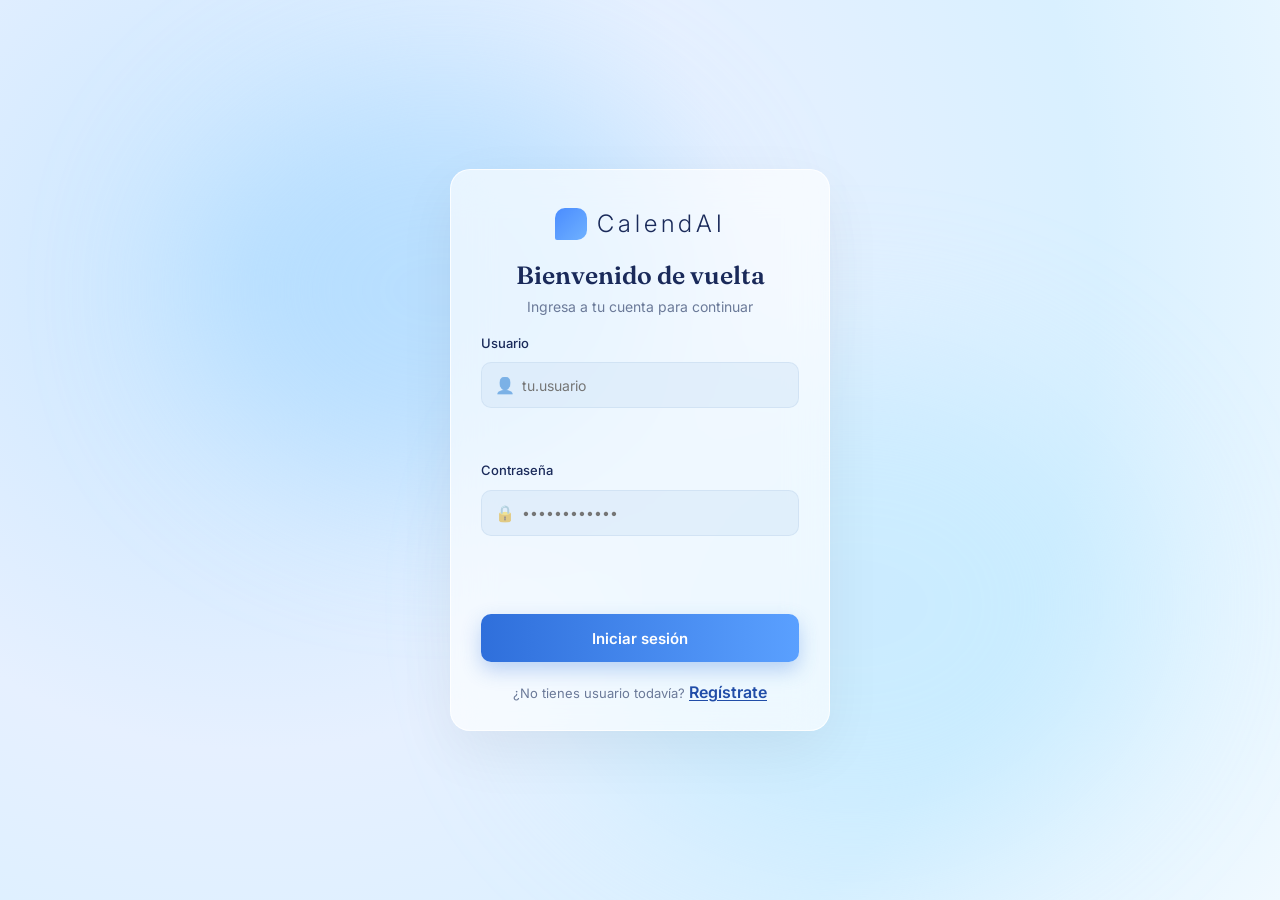
<file: CalendarioFrontend/index.html>
<!DOCTYPE html>
<html lang="es">
<head>
<meta charset="UTF-8">
<meta name="viewport" content="width=device-width, initial-scale=1.0">
<title>CalendAI · Iniciar sesión</title>
<link rel="preconnect" href="https://fonts.googleapis.com">
<link rel="preconnect" href="https://fonts.gstatic.com" crossorigin>
<link href="https://fonts.googleapis.com/css2?family=Fraunces:opsz,wght@9..144,400;9..144,500;9..144,600;9..144,700&family=Inter:wght@400;500;600;700&display=swap" rel="stylesheet">
<link rel="stylesheet" href="styles.css?v=3">
</head>
<body>
<div id="toasts" class="toasts" aria-live="polite" aria-atomic="false"></div>
<section id="screen-login" class="screen screen-login">
  <div class="bg-shape shape-1"></div>
  <div class="bg-shape shape-2"></div>
  <div class="card">
    <div class="logo"><div class="logo-icon"></div> CalendAI</div>
    <h1 id="auth-title">Bienvenido de vuelta</h1>
    <p class="subtitle" id="auth-subtitle">Ingresa a tu cuenta para continuar</p>
    <form id="form-login" class="stack-form" novalidate>
      <div class="field">
        <label for="login-usuario">Usuario</label>
        <div class="input-group"><span class="icon">👤</span><input id="login-usuario" name="usuario" type="text" placeholder="tu.usuario" autocomplete="username" required></div>
        <p class="field-error" id="login-usuario-error" role="alert"></p>
      </div>
      <div class="field">
        <label for="login-password">Contraseña</label>
        <div class="input-group"><span class="icon">🔒</span><input id="login-password" name="contraseña" type="password" placeholder="••••••••••••" autocomplete="current-password" required></div>
        <p class="field-error" id="login-password-error" role="alert"></p>
      </div>
      <p class="form-error" id="login-form-error" role="alert"></p>
      <button type="submit" class="btn-primary" id="login-submit">Iniciar sesión</button>
    </form>
    <div class="footer"><span id="auth-switch-text">¿No tienes usuario todavía?</span> <button type="button" class="link-btn" id="toggle-auth-mode">Regístrate</button></div>
  </div>
</section>
<script type="module" src="app.js?v=7"></script>
</body>
</html>
</file>
<file: CalendarioFrontend/styles.css>
/* =========================================================================
   CalendarioBackend — hoja de estilos
   Concepto: planner de equipo. Fondo papel neutro, azul tinta como color
   estructural, un único acento verde bosque para acciones primarias.
   Listas tipo "libro mayor" (líneas finas) en vez de tarjetas con sombra.
   ========================================================================= */

:root {
  /* Color */
  --color-paper: #edf6ff;
  --color-surface: rgba(255,255,255,0.78);
  --color-ink: #1a2a5a;
  --color-ink-soft: #53657c;
  --color-ink-faint: #7b8ca8;
  --color-line: rgba(136, 170, 214, 0.22);
  --color-line-strong: rgba(124, 157, 211, 0.35);

  --color-navy: #2f6fdb;
  --color-navy-deep: #214da8;
  --color-navy-tint: #e9f3ff;

  --color-forest: #2f6fdb;
  --color-forest-deep: #214da8;
  --color-forest-tint: #ebf4ff;

  --color-brick: #d75b5b;
  --color-brick-deep: #9f3838;
  --color-brick-tint: #ffe8e8;

  --color-ochre-tint: #fff2d9;

  /* Type */
  --font-display: 'Fraunces', Georgia, serif;
  --font-ui: 'Inter', -apple-system, BlinkMacSystemFont, 'Segoe UI', sans-serif;

  /* Layout */
  --radius-sm: 5px;
  --radius-md: 8px;
  --shadow-drawer: -12px 0 32px rgba(20, 40, 52, 0.16);
  --shadow-dialog: 0 16px 40px rgba(20, 40, 52, 0.22);
  --max-content: 1180px;

  --focus-ring: 0 0 0 3px rgba(56, 100, 82, 0.35);
}

* { box-sizing: border-box; }

[hidden] { display: none !important; }

html { -webkit-text-size-adjust: 100%; }

body {
  margin: 0;
  font-family: var(--font-ui);
  color: var(--color-ink);
  background: radial-gradient(circle at 20% 20%, #c8e6ff 0%, #e6f0ff 45%, #f5f8ff 100%);
  -webkit-font-smoothing: antialiased;
}

body.calendar-page {
  min-height: 100vh;
  background: radial-gradient(circle at 18% 18%, #c8e6ff 0%, #e6f0ff 38%, #f5f8ff 100%);
}

.screen-app {
  min-height: 100vh;
}

h1, h2, h3 {
  font-family: var(--font-display);
  font-weight: 600;
  margin: 0;
  color: var(--color-ink);
}

p { margin: 0; }

button, input, select, textarea {
  font-family: inherit;
  font-size: 1rem;
  color: inherit;
}

@media (prefers-reduced-motion: reduce) {
  * { animation-duration: 0.01ms !important; transition-duration: 0.01ms !important; }
}

.skip-link {
  position: absolute;
  left: -999px;
  top: 0;
  background: var(--color-navy);
  color: #fff;
  padding: 0.75rem 1.25rem;
  z-index: 200;
  border-radius: 0 0 var(--radius-sm) 0;
}
.skip-link:focus { left: 0; }

:focus-visible {
  outline: none;
  box-shadow: var(--focus-ring);
  border-radius: var(--radius-sm);
}

/* ---------------------------------------------------------------------- */
/* Toasts                                                                  */
/* ---------------------------------------------------------------------- */

.toasts {
  position: fixed;
  top: 1rem;
  right: 1rem;
  z-index: 500;
  display: flex;
  flex-direction: column;
  gap: 0.5rem;
  max-width: min(360px, calc(100vw - 2rem));
}

.toast {
  background: var(--color-navy-deep);
  color: #fff;
  padding: 0.85rem 1rem;
  border-radius: var(--radius-sm);
  font-size: 0.9rem;
  line-height: 1.4;
  opacity: 0;
  transform: translateY(-6px);
  transition: opacity 0.2s ease, transform 0.2s ease;
  box-shadow: 0 8px 24px rgba(20, 40, 52, 0.25);
}
.toast.is-visible { opacity: 1; transform: translateY(0); }
.toast-error { background: var(--color-brick-deep); }
.toast-success { background: #218653; }

/* ---------------------------------------------------------------------- */
/* Botones                                                                 */
/* ---------------------------------------------------------------------- */

.btn {
  display: inline-flex;
  align-items: center;
  justify-content: center;
  gap: 0.4rem;
  border: 1px solid transparent;
  border-radius: var(--radius-sm);
  padding: 0.65rem 1.1rem;
  font-size: 0.92rem;
  font-weight: 600;
  cursor: pointer;
  transition: background-color 0.15s ease, border-color 0.15s ease, color 0.15s ease, transform 0.05s ease;
  white-space: nowrap;
}
.btn:active { transform: translateY(1px); }
.btn:disabled { cursor: not-allowed; opacity: 0.6; transform: none; }
.btn-block { width: 100%; }

.btn-primary {
  background: linear-gradient(90deg, #2f6fdb, #5aa0ff);
  color: #fff;
  box-shadow: 0 10px 22px rgba(47, 111, 219, 0.22);
}
.btn-primary:hover:not(:disabled) { background: linear-gradient(90deg, #255ec7, #4d92ee); }

.btn-secondary {
  background: rgba(233, 243, 255, 0.9);
  border-color: rgba(124, 157, 211, 0.4);
  color: var(--color-navy-deep);
}
.btn-secondary:hover:not(:disabled) { background: #dfeeff; }

.btn-ghost { background: transparent; color: var(--color-ink-soft); border-color: var(--color-line-strong); }
.btn-ghost:hover:not(:disabled) { background: var(--color-paper); color: var(--color-ink); }

.btn-danger { background: var(--color-brick); color: #fff; }
.btn-danger:hover:not(:disabled) { background: var(--color-brick-deep); }

.icon-btn {
  background: transparent;
  border: 1px solid var(--color-line-strong);
  border-radius: var(--radius-sm);
  width: 2.25rem;
  height: 2.25rem;
  font-size: 1.2rem;
  line-height: 1;
  display: inline-flex;
  align-items: center;
  justify-content: center;
  cursor: pointer;
  color: var(--color-ink);
}
.icon-btn:hover { background: var(--color-navy-tint); }

.link-btn {
  background: none;
  border: none;
  padding: 0;
  color: var(--color-forest-deep);
  font-weight: 600;
  cursor: pointer;
  text-decoration: underline;
  text-underline-offset: 2px;
}
.link-btn:hover { color: var(--color-forest); }

/* ---------------------------------------------------------------------- */
/* Formularios                                                             */
/* ---------------------------------------------------------------------- */

.field { display: flex; flex-direction: column; gap: 0.35rem; margin-bottom: 1.1rem; }
.field-grow { flex: 1; }
.field-row { display: flex; gap: 1rem; }
.field-row .field { flex: 1; }
.place-field { position: relative; }
.place-suggestions {
  position: absolute;
  z-index: 10;
  top: calc(100% - 0.85rem);
  left: 0;
  right: 0;
  margin: 0;
  padding: 0.25rem;
  list-style: none;
  background: var(--color-surface);
  border: 1px solid var(--color-line-strong);
  border-radius: var(--radius-sm);
  box-shadow: 0 8px 18px rgba(20, 40, 52, 0.14);
}
.place-suggestion button {
  display: flex;
  width: 100%;
  flex-direction: column;
  align-items: flex-start;
  gap: 0.15rem;
  padding: 0.55rem 0.65rem;
  border: 0;
  border-radius: 3px;
  background: transparent;
  color: var(--color-ink);
  text-align: left;
  cursor: pointer;
}
.place-suggestion button:hover { background: var(--color-navy-tint); }
.place-suggestion-name { font-weight: 600; }
.place-suggestion-meta { color: var(--color-ink-soft); font-size: 0.78rem; }
.place-suggestion-message {
  padding: 0.55rem 0.65rem;
  color: var(--color-ink-soft);
  font-size: 0.8rem;
  line-height: 1.35;
}
.place-hint { color: var(--color-ink-faint); font-size: 0.78rem; line-height: 1.3; }
.optional { font-weight: 400; color: var(--color-ink-faint); }

label { font-size: 0.88rem; font-weight: 600; color: var(--color-ink-soft); }

input[type="text"],
input[type="password"],
input[type="date"],
input[type="time"],
select,
textarea {
  border: 1px solid var(--color-line-strong);
  border-radius: var(--radius-sm);
  padding: 0.65rem 0.75rem;
  background: var(--color-surface);
  color: var(--color-ink);
}

input:focus-visible, select:focus-visible, textarea:focus-visible {
  border-color: var(--color-forest);
}

input[aria-invalid="true"], textarea[aria-invalid="true"] {
  border-color: var(--color-brick);
}

textarea { resize: vertical; min-height: 4.5rem; }

.field-error {
  min-height: 1.1em;
  font-size: 0.82rem;
  color: var(--color-brick);
}
.field-error.is-success { color: #218653; }

.form-error {
  min-height: 1.2em;
  font-size: 0.88rem;
  color: var(--color-brick);
  margin-bottom: 0.5rem;
}

.inline-form {
  display: flex;
  align-items: flex-start;
  gap: 1rem;
  background: var(--color-surface);
  border: 1px solid var(--color-line);
  border-radius: var(--radius-md);
  padding: 1.25rem;
  margin-bottom: 1.75rem;
}

/* ---------------------------------------------------------------------- */
/* Estados: carga / error / vacío                                         */
/* ---------------------------------------------------------------------- */

.status-block {
  border-radius: var(--radius-sm);
  padding: 0.85rem 1rem;
  font-size: 0.9rem;
  margin-bottom: 1.25rem;
  border: 1px solid var(--color-line);
  background: var(--color-surface);
  color: var(--color-ink-soft);
}
.status-block.is-loading { color: var(--color-ink-soft); }
.status-block.is-error { border-color: var(--color-brick); background: var(--color-brick-tint); color: var(--color-brick-deep); }
.status-block.is-empty { border-style: dashed; }

/* ---------------------------------------------------------------------- */
/* Login                                                                   */
/* ---------------------------------------------------------------------- */

.screen-login {
  min-height: 100vh;
  display: flex;
  align-items: center;
  justify-content: center;
  background: radial-gradient(circle at 20% 30%, #c8e6ff 0%, #e6f0ff 40%, #d9f0ff 70%, #f0f9ff 100%);
  position: relative;
  overflow: hidden;
  width: 100vw;
}

.screen-login .bg-shape {
  position: absolute;
  border-radius: 50%;
  filter: blur(80px);
  z-index: 0;
}

.screen-login .shape-1 {
  width: 500px; 
  height: 400px;
  background: #a8d8ff;
  opacity: 0.6;
  top: 10%; 
  left: 15%;
}

.screen-login .shape-2 {
  width: 600px; 
  height: 500px;
  background: #b9e8ff;
  opacity: 0.5;
  bottom: 5%; 
  right: 10%;
}

.screen-login .card {
  position: relative;
  z-index: 1;
  width: min(380px, calc(100vw - 2rem));
  padding: 38px 30px 28px;
  background: rgba(255,255,255,0.65);
  backdrop-filter: blur(20px);
  -webkit-backdrop-filter: blur(20px);
  border: 1px solid rgba(255,255,255,0.8);
  border-radius: 20px;
  box-shadow: 0 20px 60px rgba(0,0,0,0.06);
}

.screen-login .logo { 
  display: flex; 
  align-items: center; 
  justify-content: center; 
  gap: 10px; 
  margin-bottom: 20px; 
  font-size: 24px; 
  font-weight: 300; 
  letter-spacing: 4px; 
  color: #1a2a5a; 
}

.screen-login .logo-icon { 
  width: 32px; 
  height: 32px; 
  background: linear-gradient(135deg, #4a8cff, #6fb1ff); 
  border-radius: 10px 10px 10px 2px; 
}

.screen-login h1 { 
  font-size: 25px; 
  font-weight: 600; 
  color: #1a2a5a; 
  text-align: center; 
}

.screen-login .subtitle { 
  text-align: center; 
  color: #6b7a99; 
  font-size: 14px; 
  margin: 8px 0 20px; 
}

.screen-login label { 
  font-size: 13px; 
  font-weight: 500; 
  color: #1a2a5a; 
  display: block; 
  margin-bottom: 6px; 
}

.screen-login .input-group { 
  position: relative; 
  margin-bottom: 16px; 
}

.screen-login .input-group input {
  width: 100%; 
  height: 46px; 
  padding: 0 44px 0 40px;
  background: rgba(216, 232, 248, 0.6);
  border: 1px solid rgba(200,220,240,0.6);
  border-radius: 10px; 
  font-size: 14px; 
  outline: none; 
  transition: 0.2s;
}

.screen-login .input-group input:focus { 
  border-color: #4a8cff; 
  background: rgba(255,255,255,0.9); 
}

.screen-login .input-group .icon { 
  position: absolute; 
  left: 14px; 
  top: 50%; 
  transform: translateY(-50%); 
  opacity: 0.5; 
}

.screen-login .options { 
  display: flex; 
  justify-content: space-between; 
  align-items: center; 
  font-size: 13px; 
  margin-bottom: 20px; 
}

.screen-login .options a { 
  color: #2f6fdb; 
  text-decoration: none; 
}

.screen-login .options a:hover { 
  text-decoration: underline; 
}

.screen-login .btn-primary {
  width: 100%; 
  height: 48px; 
  border: none; 
  border-radius: 10px;
  background: linear-gradient(90deg, #2f6fdb, #5aa0ff);
  color: white; 
  font-size: 15px; 
  font-weight: 600; 
  cursor: pointer;
  box-shadow: 0 8px 20px rgba(47,111,219,0.3); 
  transition: 0.2s;
}

.screen-login .btn-primary:hover { 
  transform: translateY(-1px); 
  box-shadow: 0 12px 24px rgba(47,111,219,0.35); 
}

.screen-login .divider { 
  display: flex; 
  align-items: center; 
  gap: 12px; 
  margin: 20px 0; 
  color: #8a9bb8; 
  font-size: 13px; 
}

.screen-login .divider::before, 
.screen-login .divider::after { 
  content: ''; 
  flex: 1; 
  height: 1px; 
  background: rgba(0,0,0,0.08); 
}

.screen-login .footer { 
  text-align: center; 
  margin-top: 20px; 
  font-size: 13px; 
  color: #6b7a99; 
}

/* ---------------------------------------------------------------------- */
/* App shell                                                               */
/* ---------------------------------------------------------------------- */

.topbar {
  position: sticky;
  top: 0;
  z-index: 20;
  display: flex;
  align-items: center;
  justify-content: space-between;
  gap: 1rem;
  padding: 0.9rem clamp(1rem, 3vw, 2.5rem);
  background: rgba(255, 255, 255, 0.72);
  border-bottom: 1px solid rgba(123, 140, 168, 0.2);
  backdrop-filter: blur(20px);
  -webkit-backdrop-filter: blur(20px);
  box-shadow: 0 10px 28px rgba(57, 83, 125, 0.06);
}

.topbar-brand {
  display: flex;
  align-items: center;
  gap: 0.7rem;
}

.topbar-brand::before {
  content: "";
  width: 0.9rem;
  height: 0.9rem;
  border-radius: 0.3rem 0.3rem 0.3rem 0.1rem;
  background: linear-gradient(135deg, #2f6fdb, #5aa0ff);
  box-shadow: 0 6px 18px rgba(47, 111, 219, 0.18);
}

.topbar-brand-mark {
  font-family: var(--font-display);
  font-size: 1.2rem;
  font-weight: 600;
  letter-spacing: 0.08em;
  color: var(--color-ink);
}

.topbar-actions {
  display: flex;
  align-items: center;
  gap: 0.6rem;
  flex-wrap: wrap;
}

.calendar-context-controls {
  display: flex;
  align-items: center;
  justify-content: center;
  gap: 0.65rem;
  min-width: 0;
}
.calendar-context-tabs {
  display: inline-flex;
  gap: 0.2rem;
  padding: 0.22rem;
  border: 1px solid rgba(124, 157, 211, 0.27);
  border-radius: 0.75rem;
  background: rgba(232, 242, 255, 0.62);
}
.context-tab {
  padding: 0.5rem 0.75rem;
  border: 0;
  border-radius: 0.55rem;
  background: transparent;
  color: var(--color-ink-soft);
  font-size: 0.82rem;
  font-weight: 600;
  white-space: nowrap;
  cursor: pointer;
}
.context-tab:hover { color: var(--color-navy); }
.context-tab.is-active {
  background: rgba(255, 255, 255, 0.92);
  color: var(--color-navy-deep);
  box-shadow: 0 2px 8px rgba(47, 81, 130, 0.1);
}
.team-context-select {
  appearance: none;
  -webkit-appearance: none;
  max-width: min(220px, 24vw);
  padding: 0.58rem 2.25rem 0.58rem 0.8rem;
  border: 1px solid rgba(124, 157, 211, 0.32);
  border-radius: 0.75rem;
  background-color: rgba(255, 255, 255, 0.72);
  background-image: url("data:image/svg+xml,%3Csvg xmlns='http://www.w3.org/2000/svg' width='12' height='12' viewBox='0 0 12 12'%3E%3Cpath d='m2 4 4 4 4-4' fill='none' stroke='%234d6280' stroke-linecap='round' stroke-linejoin='round' stroke-width='1.5'/%3E%3C/svg%3E");
  background-repeat: no-repeat;
  background-position: right 0.75rem center;
  backdrop-filter: blur(20px);
  -webkit-backdrop-filter: blur(20px);
  color: var(--color-ink);
  font-size: 0.82rem;
  font-weight: 600;
  cursor: pointer;
  outline: none;
  box-shadow: 0 4px 14px rgba(47, 81, 130, 0.06);
  transition: border-color 160ms ease, background-color 160ms ease, box-shadow 160ms ease;
}
.team-context-select:hover {
  border-color: rgba(47, 111, 219, 0.45);
  background-color: rgba(255, 255, 255, 0.88);
}
.team-context-select:focus-visible {
  border-color: rgba(47, 111, 219, 0.68);
  box-shadow: 0 0 0 3px rgba(47, 111, 219, 0.16);
}

.topbar-chip {
  display: inline-flex;
  align-items: center;
  gap: 0.4rem;
  background: rgba(233, 243, 255, 0.8);
  border: 1px solid rgba(124, 157, 211, 0.25);
  padding: 0.45rem 0.8rem;
  border-radius: 999px;
  font-size: 0.8rem;
  color: var(--color-ink-soft);
}

.topbar-actions .btn-ghost {
  color: var(--color-ink);
  border-color: rgba(124, 157, 211, 0.4);
  background: rgba(255,255,255,0.45);
}
.topbar-actions .btn-ghost:hover:not(:disabled) { background: rgba(255,255,255,0.8); color: var(--color-ink); }

.topbar-actions .btn-secondary {
  background: rgba(233, 243, 255, 0.9);
  border-color: rgba(124, 157, 211, 0.4);
  color: var(--color-navy-deep);
}
.topbar-actions .btn-secondary:hover:not(:disabled) { background: #dfeeff; }

main#main {
  max-width: var(--max-content);
  margin: 0 auto;
  padding: clamp(1.25rem, 3vw, 2.5rem);
}

.view-header { margin-bottom: 1.5rem; }
.view-header h1 { font-size: 1.7rem; margin-bottom: 0.35rem; }
.view-subtitle { color: var(--color-ink-soft); }

/* ---------------------------------------------------------------------- */
/* Listas tipo "libro mayor"                                              */
/* ---------------------------------------------------------------------- */

.ledger-list {
  list-style: none;
  margin: 0;
  padding: 0;
  border-top: 1px solid var(--color-line);
}

.ledger-row {
  display: flex;
  align-items: center;
  justify-content: space-between;
  gap: 1rem;
  padding: 1rem 0.25rem;
  border-bottom: 1px solid var(--color-line);
  flex-wrap: wrap;
}

.ledger-row-main { display: flex; flex-direction: column; gap: 0.15rem; }
.ledger-row-title { font-weight: 600; font-size: 1.02rem; }
.ledger-row-meta { font-size: 0.85rem; color: var(--color-ink-soft); }
.ledger-row-actions { display: flex; gap: 0.5rem; flex-wrap: wrap; }

.ledger-list-compact .ledger-row { padding: 0.7rem 0.15rem; }

/* ---------------------------------------------------------------------- */
/* Calendario                                                              */
/* ---------------------------------------------------------------------- */

.calendar-toolbar {
  display: flex;
  align-items: center;
  justify-content: space-between;
  gap: 1rem;
  margin-bottom: 1.25rem;
  flex-wrap: wrap;
}

.month-nav { display: flex; align-items: center; gap: 0.9rem; }
.month-label {
  font-size: clamp(1.4rem, 2.4vw, 1.9rem);
  min-width: 12ch;
  text-align: center;
  text-transform: capitalize;
  color: var(--color-ink);
}

.calendar-layout {
  display: grid;
  grid-template-columns: 300px 1fr;
  gap: 1.5rem;
  align-items: start;
  max-width: var(--max-content);
  margin: 1.75rem auto;
  padding: 0 clamp(1rem, 3vw, 2rem);
}

main#main {
  max-width: none;
  min-width: 0;
  margin: 0;
  padding: 1.6rem;
}

.calendar-sidebar { display: grid; gap: 1rem; min-width: 0; }
.sidebar-card {
  padding: 1.1rem;
  border: 1px solid rgba(124, 157, 211, 0.28);
  border-radius: 1rem;
  background: rgba(255, 255, 255, 0.78);
  backdrop-filter: blur(20px);
  -webkit-backdrop-filter: blur(20px);
  box-shadow: 0 10px 30px rgba(49, 81, 128, 0.06);
}

.mini-header {
  display: flex;
  justify-content: space-between;
  align-items: center;
  gap: 0.35rem;
  margin-bottom: 0.8rem;
}
.mini-header .icon-btn { flex: 0 0 2rem; width: 2rem; height: 2rem; }
.mini-header .month-label {
  min-width: 0;
  flex: 1;
  font-family: var(--font-ui);
  font-size: 0.96rem;
  font-weight: 700;
}
.mini-weekday-row { background: transparent; font-size: 0.68rem; }
.mini-weekday-row span { padding: 0.35rem 0; }
.mini-grid { grid-template-columns: repeat(7, minmax(0, 1fr)); }
.mini-grid .day-cell {
  min-height: 2.45rem;
  padding: 0.2rem 0.05rem;
  align-items: center;
  justify-content: center;
  gap: 0.05rem;
  border: 0;
  border-radius: 0.6rem;
  background: transparent;
  font-size: 0.78rem;
}
.mini-grid .day-cell:nth-child(7n) { border: 0; }
.mini-grid .day-cell .day-number {
  width: 1.7rem;
  height: 1.7rem;
  font-family: var(--font-ui);
  font-size: 0.78rem;
}
.mini-grid .day-cell .event-dots { font-size: 0.55rem; line-height: 1; }
.mini-grid .day-cell .event-dots .dot { width: 4px; height: 4px; }
.mini-grid .day-cell.is-selected { box-shadow: none; background: rgba(90, 160, 255, 0.13); }
.mini-grid .day-cell.is-outside { background: transparent; }

.import-shortcut-card h2 {
  margin-bottom: 0.35rem;
  font-family: var(--font-ui);
  font-size: 0.95rem;
}
.import-shortcut-card p { margin-bottom: 0.8rem; color: var(--color-ink-soft); font-size: 0.84rem; }
.import-shortcut-card .btn { width: 100%; }

.calendar-toolbar {
  display: flex;
  align-items: center;
  justify-content: space-between;
  gap: 1rem;
  flex-wrap: wrap;
  margin: -1.6rem -1.6rem 1.2rem;
  padding: 1.3rem 1.6rem;
  border-bottom: 1px solid rgba(124, 157, 211, 0.2);
}
.calendar-toolbar h2 { font-size: clamp(1.3rem, 2.2vw, 1.7rem); text-transform: capitalize; }
.calendar-eyebrow {
  margin-bottom: 0.2rem;
  color: var(--color-navy);
  font-size: 0.72rem;
  font-weight: 700;
  letter-spacing: 0.1em;
  text-transform: uppercase;
}
.calendar-toolbar-actions { display: flex; align-items: center; gap: 0.6rem; flex-wrap: wrap; }

.main-card {
  border: 1px solid rgba(124, 157, 211, 0.28);
  border-radius: 1rem;
  background: rgba(255, 255, 255, 0.82);
  backdrop-filter: blur(20px);
  -webkit-backdrop-filter: blur(20px);
  box-shadow: 0 10px 32px rgba(49, 81, 128, 0.07);
}

.document-import {
  display: grid;
  gap: 1rem;
  margin: 1.5rem 0;
  padding: 1.35rem;
  border: 1px solid rgba(124, 157, 211, 0.28);
  border-radius: 1.1rem;
  background: rgba(255, 255, 255, 0.75);
  backdrop-filter: blur(20px);
  -webkit-backdrop-filter: blur(20px);
  box-shadow: 0 10px 30px rgba(49, 81, 128, 0.06);
}

.document-import-copy h2,
.document-results h3 {
  margin: 0 0 .35rem;
  font-size: 1.05rem;
  color: var(--color-ink);
}

.document-import-copy p {
  margin: 0;
  color: var(--color-ink-soft);
}

.document-import-form {
  display: flex;
  align-items: end;
  flex-wrap: wrap;
  gap: .75rem;
}

.file-input-label {
  display: grid;
  gap: .35rem;
  font-weight: 600;
  color: var(--color-ink-soft);
}

.document-import-form input[type="file"] {
  min-width: min(100%, 22rem);
  background: rgba(255,255,255,0.75);
}

.document-results {
  display: grid;
  gap: .75rem;
}

.document-date-list {
  display: grid;
  gap: .6rem;
  margin: 0;
  padding: 0;
  list-style: none;
}

.document-date-row {
  display: flex;
  align-items: center;
  justify-content: space-between;
  gap: 1rem;
  padding: .75rem;
  border-radius: .75rem;
  background: rgba(233, 243, 255, 0.8);
  border: 1px solid rgba(124, 157, 211, 0.18);
}

.document-date-copy {
  display: grid;
  gap: .2rem;
  min-width: 0;
}

.document-date-copy span {
  overflow: hidden;
  color: var(--color-ink-soft);
  text-overflow: ellipsis;
  white-space: nowrap;
}

.document-empty {
  color: var(--color-ink-soft);
}

.document-notice {
  margin: 0;
  padding: .6rem .8rem;
  border-radius: .6rem;
  background: var(--color-ochre-tint);
  color: var(--color-ink);
  font-size: .9rem;
}

.document-import-form select,
.document-date-select {
  padding: .45rem .6rem;
  border: 1px solid var(--color-line-strong);
  border-radius: .5rem;
  background: rgba(255,255,255,0.8);
  font: inherit;
}

.document-date-title {
  display: flex;
  flex-wrap: wrap;
  align-items: center;
  gap: .5rem;
}

.document-date-copy .document-warning {
  color: var(--color-brick-deep);
  white-space: normal;
  font-weight: 600;
}

.document-date-copy .document-note {
  font-size: .8rem;
  color: var(--color-ink-faint);
}

.badge-confianza {
  padding: .1rem .5rem;
  border-radius: 999px;
  font-size: .72rem;
  font-weight: 600;
  white-space: nowrap;
}

.badge-confianza-alta { background: var(--color-forest-tint); color: var(--color-forest-deep); }
.badge-confianza-media { background: var(--color-ochre-tint); color: var(--color-ink); }
.badge-confianza-baja { background: var(--color-brick-tint); color: var(--color-brick-deep); }

.calendar-grid-wrap {
  background: rgba(255,255,255,0.75);
  border: 1px solid rgba(124, 157, 211, 0.28);
  border-radius: 1rem;
  overflow: hidden;
  backdrop-filter: blur(18px);
  -webkit-backdrop-filter: blur(18px);
  box-shadow: 0 10px 30px rgba(49, 81, 128, 0.05);
}

.weekday-row {
  display: grid;
  grid-template-columns: repeat(7, 1fr);
  background: rgba(233, 243, 255, 0.9);
  color: var(--color-navy-deep);
  font-size: 0.78rem;
  font-weight: 700;
  letter-spacing: 0.02em;
}
.weekday-row span { padding: 0.65rem 0.5rem; text-align: center; }

.calendar-grid {
  display: grid;
  grid-template-columns: repeat(7, 1fr);
}

.day-cell {
  position: relative;
  min-height: 92px;
  border-right: 1px solid rgba(124, 157, 211, 0.18);
  border-bottom: 1px solid rgba(124, 157, 211, 0.18);
  background: rgba(255,255,255,0.44);
  padding: 0.5rem;
  text-align: left;
  cursor: pointer;
  display: flex;
  flex-direction: column;
  gap: 0.4rem;
  transition: background-color 0.12s ease, transform 0.12s ease;
}
.day-cell:nth-child(7n) { border-right: none; }
.day-cell:hover { background: rgba(255,255,255,0.78); }

.day-cell .day-number {
  font-family: var(--font-display);
  font-size: 1.05rem;
  font-weight: 600;
  width: 1.9rem;
  height: 1.9rem;
  display: inline-flex;
  align-items: center;
  justify-content: center;
  border-radius: 50%;
}

.day-cell.is-outside { background: rgba(230, 240, 255, 0.35); color: var(--color-ink-faint); }
.day-cell.is-outside .day-number { color: var(--color-ink-faint); }

.day-cell.is-today .day-number {
  background: linear-gradient(135deg, #2f6fdb, #5aa0ff);
  color: #fff;
  box-shadow: 0 8px 18px rgba(47,111,219,0.2);
}

.day-cell.is-selected {
  background: rgba(233,243,255,0.9);
  box-shadow: inset 0 -3px 0 #2f6fdb;
}

.day-cell .event-dots {
  display: flex;
  align-items: center;
  gap: 0.3rem;
  font-size: 0.75rem;
  color: var(--color-forest-deep);
  font-weight: 600;
}
.day-cell .event-dots .dot {
  width: 6px; height: 6px; border-radius: 50%; background: linear-gradient(135deg, #2f6fdb, #5aa0ff);
  display: inline-block;
}

.day-panel {
  padding: 1.6rem;
  min-height: 200px;
}
.day-panel h2 { font-size: 1.15rem; margin-bottom: 0; text-transform: capitalize; color: var(--color-ink); }

.events-list { list-style: none; margin: 0 0 1rem; padding: 0; }
.event-row {
  display: flex;
  gap: 1rem;
  align-items: center;
  padding: 1rem;
  margin-bottom: 0.65rem;
  border: 1px solid rgba(124, 157, 211, 0.2);
  border-left: 4px solid #2f6fdb;
  border-radius: 0.75rem;
  background: rgba(233, 243, 255, 0.55);
}
.event-row:last-child { border-bottom: 1px solid rgba(124, 157, 211, 0.2); }
.event-time {
  font-family: var(--font-ui);
  font-weight: 600;
  color: var(--color-navy-deep);
  min-width: 4.4rem;
}
.event-body { flex: 1; display: flex; flex-direction: column; gap: 0.15rem; }
.event-name { font-weight: 600; color: var(--color-ink); }
.event-meta { font-size: 0.82rem; color: var(--color-ink-soft); }
.event-delete {
  background: none;
  border: none;
  color: var(--color-ink-faint);
  cursor: pointer;
  font-size: 1.1rem;
  padding: 0.2rem 0.4rem;
  border-radius: var(--radius-sm);
}
.event-delete:hover { color: var(--color-brick); background: var(--color-brick-tint); }

.document-modal-backdrop,
.ai-chat-backdrop {
  position: fixed;
  inset: 0;
  background: rgba(26, 42, 90, 0.32);
  backdrop-filter: blur(4px);
  -webkit-backdrop-filter: blur(4px);
}
.document-modal-backdrop { z-index: 130; }
.document-modal {
  position: fixed;
  inset: 0;
  z-index: 140;
  display: grid;
  place-items: center;
  overflow-y: auto;
  padding: 1.25rem;
}
.document-modal-card {
  width: min(640px, 100%);
  max-height: calc(100vh - 2.5rem);
  overflow-y: auto;
  padding: 1.4rem;
  border: 1px solid rgba(255, 255, 255, 0.82);
  border-radius: 1.15rem;
  background: rgba(255, 255, 255, 0.88);
  backdrop-filter: blur(20px);
  -webkit-backdrop-filter: blur(20px);
  box-shadow: 0 24px 70px rgba(34, 61, 108, 0.2);
}
.document-modal .drawer-header { padding: 0 0 1rem; margin-bottom: 1rem; background: transparent; }
.document-modal .drawer-header h2 { font-size: 1.2rem; }
.document-import-copy { margin-bottom: 1rem; color: var(--color-ink-soft); line-height: 1.5; }
.document-import-form { display: grid; gap: 1rem; }
.document-dropzone {
  min-height: 170px;
  display: flex;
  flex-direction: column;
  align-items: center;
  justify-content: center;
  gap: 0.45rem;
  padding: 1.25rem;
  border: 1.5px dashed rgba(47, 111, 219, 0.45);
  border-radius: 0.9rem;
  background: rgba(233, 243, 255, 0.6);
  color: var(--color-ink-soft);
  text-align: center;
  cursor: pointer;
  transition: background 0.15s ease, border-color 0.15s ease;
}
.document-dropzone:hover,
.document-dropzone.is-dragging { border-color: #2f6fdb; background: rgba(211, 232, 255, 0.85); }
.document-dropzone:focus-within { outline: 3px solid rgba(47, 111, 219, 0.3); outline-offset: 2px; }
.document-dropzone strong { color: var(--color-ink); }
.document-dropzone-icon {
  display: grid;
  place-items: center;
  width: 2.5rem;
  height: 2.5rem;
  border-radius: 50%;
  background: white;
  color: #2f6fdb;
  font-size: 1.4rem;
}
.document-file-name { max-width: 100%; overflow-wrap: anywhere; color: var(--color-navy-deep); font-size: 0.84rem; font-weight: 600; }
.document-dropzone input[type="file"] { position: absolute; width: 1px; height: 1px; opacity: 0; overflow: hidden; }
.document-modal .file-input-label select { margin-top: 0.35rem; }
.document-modal-actions { display: flex; justify-content: flex-end; gap: 0.65rem; }

.ai-chat-backdrop { z-index: 150; }
.ai-chat-panel {
  position: fixed;
  top: 0;
  right: 0;
  z-index: 160;
  display: flex;
  flex-direction: column;
  width: min(420px, 100vw);
  height: 100dvh;
  border-left: 1px solid rgba(124, 157, 211, 0.25);
  background: rgba(255,255,255,0.9);
  backdrop-filter: blur(20px);
  -webkit-backdrop-filter: blur(20px);
  box-shadow: -18px 0 42px rgba(38, 49, 78, 0.16);
}
.ai-chat-panel .drawer-header { gap: 0.75rem; }
.ai-chat-heading { display: flex; align-items: center; gap: 0.7rem; }
.ai-chat-heading h2 { font-family: var(--font-ui); font-size: 1rem; }
.ai-chat-heading p { margin-top: 0.2rem; color: var(--color-ink-soft); font-size: 0.78rem; }
.ai-chat-avatar { display: grid; place-items: center; width: 2.4rem; height: 2.4rem; border-radius: 50%; background: #e8f2ff; color: #2f6fdb; }
.ai-chat-messages { display: flex; flex: 1; flex-direction: column; align-items: flex-start; gap: 0.75rem; overflow-y: auto; padding: 1.25rem; }
.ai-chat-suggestions { display: flex; gap: 0.4rem; overflow-x: auto; padding: 0 1rem 0.75rem; }
.ai-chat-suggestion { flex: 0 0 auto; border: 1px solid rgba(124,157,211,0.35); border-radius: 999px; padding: 0.45rem 0.7rem; background: rgba(233,243,255,0.75); color: var(--color-navy-deep); cursor: pointer; font-size: 0.78rem; }
.ai-chat-suggestion:hover { background: #dfeeff; }
.ai-chat-welcome { max-width: 88%; padding: 0.85rem 1rem; border: 1px solid rgba(124, 157, 211, 0.2); border-radius: 0.9rem 0.9rem 0.9rem 0.2rem; background: rgba(233,243,255,0.8); line-height: 1.45; }
.ai-chat-message { max-width: 88%; padding: 0.85rem 1rem; border-radius: 0.9rem 0.9rem 0.9rem 0.2rem; background: rgba(233,243,255,0.8); line-height: 1.45; white-space: pre-wrap; }
.ai-chat-message-user { align-self: flex-end; border-radius: 0.9rem 0.9rem 0.2rem 0.9rem; background: #2f6fdb; color: #fff; }
.ai-chat-proposals { display: flex; flex-direction: column; gap: 0.6rem; width: 100%; }
.ai-chat-proposal { padding: 0.75rem; border: 1px solid rgba(124,157,211,0.3); border-radius: 0.7rem; background: rgba(255,255,255,0.8); }
.ai-chat-proposal p { margin-bottom: 0.35rem; font-size: 0.85rem; line-height: 1.35; }
.ai-chat-proposal .btn { padding: 0.45rem 0.7rem; font-size: 0.8rem; }
.ai-chat-form { display: flex; gap: 0.5rem; padding: 1rem; border-top: 1px solid rgba(124, 157, 211, 0.2); }
.ai-chat-form input { flex: 1; min-width: 0; border-radius: 999px; background: rgba(233,243,255,0.6); }
.ai-chat-form .btn { width: 2.8rem; height: 2.8rem; padding: 0; border-radius: 50%; font-size: 1.15rem; }
.sr-only { position: absolute; width: 1px; height: 1px; padding: 0; margin: -1px; overflow: hidden; clip: rect(0,0,0,0); white-space: nowrap; border: 0; }

/* ---------------------------------------------------------------------- */
/* Drawers                                                                  */
/* ---------------------------------------------------------------------- */

.drawer-backdrop {
  position: fixed;
  inset: 0;
  background: rgba(26, 42, 90, 0.24);
  z-index: 90;
  opacity: 0;
  transition: opacity 0.2s ease;
}
.drawer-backdrop.is-visible { opacity: 1; }

.drawer {
  position: fixed;
  top: 0;
  right: 0;
  height: 100%;
  width: min(420px, 100vw);
  background: rgba(255,255,255,0.82);
  backdrop-filter: blur(20px);
  -webkit-backdrop-filter: blur(20px);
  z-index: 100;
  box-shadow: -18px 0 32px rgba(38, 49, 78, 0.12);
  transform: translateX(100%);
  transition: transform 0.22s ease;
  display: flex;
  flex-direction: column;
  overflow-y: auto;
}
.drawer.is-open { transform: translateX(0); }
#collab-drawer { width: min(460px, 100vw); }

.drawer-header {
  display: flex;
  align-items: center;
  justify-content: space-between;
  padding: 1.25rem 1.5rem;
  border-bottom: 1px solid rgba(124, 157, 211, 0.2);
  position: sticky;
  top: 0;
  background: rgba(255,255,255,0.8);
  backdrop-filter: blur(12px);
  -webkit-backdrop-filter: blur(12px);
}

.drawer-form { padding: 1.5rem; }
.drawer-body { padding: 0 1.5rem 1.5rem; }
.drawer-body .drawer-form { padding: 0; margin-top: 1.5rem; }
.drawer-body h3 { font-size: 1rem; margin-bottom: 1rem; }

.team-management { padding-bottom: 1.5rem; }
.team-management-section {
  padding: 1.1rem 0;
  border-bottom: 1px solid rgba(124, 157, 211, 0.2);
}
.team-management-section:first-of-type { padding-top: 0.25rem; }
.team-management-section:last-of-type { border-bottom: 0; }
.team-management-section h3 {
  margin-bottom: 0.85rem;
  font-family: var(--font-ui);
  font-size: 0.92rem;
  font-weight: 700;
}
.team-management-form { display: grid; gap: 0.55rem; }
.team-management-form input[type="text"] { width: 100%; background: rgba(255, 255, 255, 0.82); }
.team-management-form .btn { justify-self: start; }
.team-management-hint { color: var(--color-ink-faint); font-size: 0.76rem; line-height: 1.4; }
.team-current-name { margin: -0.35rem 0 0.75rem; color: var(--color-ink-soft); font-size: 0.84rem; font-weight: 600; }
.team-member-list { display: grid; gap: 0.55rem; margin: 0; padding: 0; list-style: none; }
.team-member-row {
  display: flex;
  align-items: center;
  gap: 0.55rem;
  min-width: 0;
  padding: 0.65rem;
  border: 1px solid rgba(124, 157, 211, 0.18);
  border-radius: 0.75rem;
  background: rgba(247, 250, 255, 0.72);
}
.team-member-identity { display: flex; align-items: center; gap: 0.5rem; flex: 1; min-width: 0; }
.team-member-avatar {
  display: grid;
  place-items: center;
  flex: 0 0 2rem;
  width: 2rem;
  height: 2rem;
  border-radius: 50%;
  background: linear-gradient(135deg, #2f6fdb, #5aa0ff);
  color: white;
  font-size: 0.78rem;
  font-weight: 700;
}
.team-member-name { overflow: hidden; text-overflow: ellipsis; white-space: nowrap; font-size: 0.86rem; font-weight: 600; }
.team-member-you { color: var(--color-ink-faint); font-size: 0.7rem; }
.team-role-badge { padding: 0.25rem 0.5rem; border-radius: 999px; background: rgba(47, 111, 219, 0.09); color: var(--color-navy-deep); font-size: 0.68rem; font-weight: 700; white-space: nowrap; }
.team-role-badge.is-leader { border: 1px solid rgba(27, 79, 154, 0.45); background: linear-gradient(135deg, #2f6fdb, #214da8); color: #fff; }
.team-role-badge.badge-leader { border: 1px solid rgba(27, 79, 154, 0.45); background: linear-gradient(135deg, #2f6fdb, #214da8); color: #fff; }
.team-member-remove {
  display: grid;
  place-items: center;
  flex: 0 0 1.8rem;
  width: 1.8rem;
  height: 1.8rem;
  border: 0;
  border-radius: 50%;
  background: transparent;
  color: var(--color-ink-faint);
  font-size: 1.2rem;
  cursor: pointer;
}
.team-member-remove:hover { background: var(--color-brick-tint); color: var(--color-brick-deep); }

.drawer-actions {
  display: flex;
  justify-content: flex-end;
  gap: 0.75rem;
  margin-top: 0.5rem;
}

/* ---------------------------------------------------------------------- */
/* Diálogo de confirmación                                                 */
/* ---------------------------------------------------------------------- */

.confirm-dialog {
  position: fixed;
  top: 50%;
  left: 50%;
  transform: translate(-50%, -50%);
  background: rgba(255,255,255,0.84);
  border: 1px solid rgba(124, 157, 211, 0.28);
  border-radius: 1rem;
  box-shadow: 0 24px 60px rgba(38, 49, 78, 0.12);
  backdrop-filter: blur(18px);
  -webkit-backdrop-filter: blur(18px);
  padding: 1.75rem;
  width: min(380px, calc(100vw - 2rem));
  z-index: 110;
}
.confirm-dialog h2 { font-size: 1.2rem; margin-bottom: 0.6rem; }
.confirm-dialog p { color: var(--color-ink-soft); line-height: 1.5; margin-bottom: 1.25rem; }
.confirm-actions { display: flex; justify-content: flex-end; gap: 0.75rem; }

/* ---------------------------------------------------------------------- */
/* Responsive                                                              */
/* ---------------------------------------------------------------------- */

@media (max-width: 860px) {
  .calendar-layout { grid-template-columns: 1fr; }
  .calendar-sidebar { grid-template-columns: minmax(280px, 0.9fr) minmax(220px, 1fr); align-items: start; }
}

@media (max-width: 720px) {
  .screen-login { grid-template-columns: 1fr; }
  .login-hero { padding: 2.5rem 1.5rem; }
  .login-hero .hero-note { display: none; }

  .inline-form { flex-direction: column; }
  .inline-form .btn { width: 100%; }

  .day-cell { min-height: 64px; padding: 0.35rem; }
  .day-cell .day-number { font-size: 0.9rem; width: 1.6rem; height: 1.6rem; }
  .weekday-row span { font-size: 0.68rem; padding: 0.5rem 0.2rem; }

  .field-row { flex-direction: column; gap: 0; }

  .topbar { flex-direction: column; align-items: flex-start; gap: 0.6rem; }
  .calendar-context-controls { justify-content: flex-start; width: 100%; flex-wrap: wrap; }
  .team-context-select { max-width: none; flex: 1; }
  .topbar-actions { width: 100%; }
  .calendar-sidebar { grid-template-columns: 1fr; }
}

@media (max-width: 480px) {
  .drawer { width: 100vw; }
  .calendar-layout { margin-top: 1rem; padding: 0 0.75rem; gap: 0.9rem; }
  main#main { padding: 1rem; }
  .calendar-toolbar { margin: -1rem -1rem 1rem; padding: 1rem; }
  .calendar-toolbar-actions { width: 100%; }
  .calendar-toolbar-actions .btn { flex: 1; }
  .calendar-sidebar { grid-template-columns: 1fr; }
  .document-modal { padding: 0.75rem; }
  .document-modal-card { max-height: calc(100vh - 1.5rem); padding: 1rem; }
}

/* ---------------------------------------------------------------------- */
/* Calendario · interfaz renovada                                         */
/* ---------------------------------------------------------------------- */

body.calendar-page {
  color: #1a2a5a;
  background: radial-gradient(circle at 20% 30%, #c8e6ff 0%, #e6f0ff 40%, #d9f0ff 70%, #f0f9ff 100%);
}

.topbar {
  display: grid;
  grid-template-columns: minmax(0, 1fr) auto minmax(0, 1fr);
  min-height: 76px;
  padding: 0.85rem clamp(1.25rem, 5vw, 4.5rem);
  border-bottom-color: #e8edf5;
  background: rgba(255, 255, 255, 0.94);
  box-shadow: 0 3px 14px rgba(34, 61, 108, 0.04);
}

.topbar-brand-mark {
  font-family: var(--font-ui);
  font-size: 1.15rem;
  letter-spacing: -0.035em;
  font-weight: 700;
}

.calendar-context-controls { justify-self: center; }
.calendar-context-tabs {
  gap: 0.35rem;
  padding: 0.25rem;
  border: 0;
  border-radius: 999px;
  background: #f4f6fb;
}

.context-tab {
  min-height: 2.45rem;
  padding: 0.55rem 1rem;
  border-radius: 999px;
  color: #64708a;
  font-size: 0.88rem;
}

.context-tab.is-active {
  color: #2f6fdb;
  background: #fff;
  box-shadow: 0 2px 8px rgba(26, 42, 90, 0.08);
}

.team-switcher {
  position: relative;
  display: inline-flex;
  align-items: center;
  gap: 0.1rem;
  border-radius: 999px;
}

.team-switcher.is-active {
  background: #fff;
  box-shadow: 0 2px 8px rgba(26, 42, 90, 0.08);
}

.team-switcher .team-switcher-tab {
  display: inline-flex;
  align-items: center;
  gap: 0.45rem;
  box-shadow: none;
}

.team-active-name {
  max-width: 12ch;
  overflow: hidden;
  color: #71809a;
  font-size: 0.76rem;
  text-overflow: ellipsis;
  white-space: nowrap;
}

.team-switcher-toggle,
.team-switcher-settings {
  display: inline-grid;
  place-items: center;
  flex: 0 0 2rem;
  width: 2rem;
  height: 2rem;
  padding: 0;
  border: 0;
  border-radius: 50%;
  background: transparent;
  color: #65728a;
  cursor: pointer;
}

.team-switcher-toggle:hover,
.team-switcher-settings:hover { background: #edf4ff; color: #2f6fdb; }
.team-switcher-settings { font-size: 1rem; }

.team-switcher-menu {
  position: absolute;
  z-index: 40;
  top: calc(100% + 0.65rem);
  right: 0;
  display: grid;
  gap: 0.25rem;
  width: min(280px, calc(100vw - 2rem));
  padding: 0.45rem;
  border: 1px solid #e7edf7;
  border-radius: 0.9rem;
  background: #fff;
  box-shadow: 0 16px 38px rgba(31, 54, 95, 0.16);
}

.team-switcher-option,
.team-switcher-manage {
  display: flex;
  align-items: center;
  gap: 0.65rem;
  min-width: 0;
  padding: 0.7rem 0.75rem;
  border: 0;
  border-radius: 0.6rem;
  background: transparent;
  color: #243454;
  text-align: left;
  cursor: pointer;
}

.team-switcher-option:hover,
.team-switcher-option[aria-current="true"],
.team-switcher-manage:hover { background: #f1f6ff; color: #2f6fdb; }
.team-switcher-option span:last-child { overflow: hidden; text-overflow: ellipsis; white-space: nowrap; }
.team-option-mark { color: #2f6fdb; font-size: 0.72rem; }
.team-switcher-manage { border-top: 1px solid #edf0f6; border-radius: 0; margin-top: 0.2rem; }
.team-switcher-empty { padding: 0.7rem 0.75rem; color: #71809a; font-size: 0.82rem; }

.topbar-actions { justify-self: end; }
.topbar-chip {
  border-color: #e4eaf3;
  background: #f8faff;
  color: #52617c;
}

.calendar-layout {
  grid-template-columns: 252px minmax(0, 1fr);
  max-width: 1440px;
  gap: clamp(1rem, 2.4vw, 2rem);
  margin: 2rem auto;
  padding: 0 clamp(1.25rem, 4vw, 3.75rem);
}

.calendar-sidebar { gap: 1rem; }
.sidebar-card,
.main-card {
  border: 1px solid #e8edf5;
  border-radius: 1.1rem;
  background: #fff;
  box-shadow: 0 8px 26px rgba(35, 57, 98, 0.055);
  backdrop-filter: none;
  -webkit-backdrop-filter: none;
}

.mini-calendar-card { padding: 1.1rem; }
.mini-header { margin-bottom: 0.65rem; }
.mini-header .month-label { color: #1a2a5a; font-size: 0.92rem; }
.mini-header .icon-btn {
  width: 1.9rem;
  height: 1.9rem;
  border: 0;
  border-radius: 50%;
  color: #71809a;
}
.mini-weekday-row { color: #8994a8; font-size: 0.68rem; }
.mini-grid .day-cell { min-height: 2.25rem; border-radius: 50%; color: #33415f; }
.mini-grid .day-cell .day-number { width: 1.75rem; height: 1.75rem; }
.mini-grid .day-cell.is-outside .day-number { color: #b7c0cf; }
.mini-grid .day-cell.is-selected,
.mini-grid .day-cell.is-outside.is-selected { background: transparent; }
.mini-grid .day-cell.is-selected-day .day-number {
  background: #687386;
  color: #fff;
  box-shadow: 0 4px 10px rgba(63, 74, 91, 0.2);
}
.mini-grid .day-cell.is-current-day .day-number {
  background: #3978e8;
  color: #fff;
  box-shadow: 0 4px 10px rgba(57, 120, 232, 0.2);
}

.import-shortcut-card {
  height: 188px;
  display: flex;
  flex-direction: column;
  align-items: flex-start;
  justify-content: flex-start;
  padding: 1.1rem;
}

.shortcut-icon {
  display: grid;
  place-items: center;
  width: 2.25rem;
  height: 2.25rem;
  margin-bottom: 0.75rem;
  border-radius: 0.7rem;
  background: #edf4ff;
  color: #3978e8;
  font-size: 1.15rem;
}

.import-shortcut-card h2 {
  margin: 0 0 0.3rem;
  font-family: var(--font-ui);
  font-size: 0.92rem;
  font-weight: 700;
}

.import-shortcut-card p {
  flex: 1;
  margin-bottom: 0.9rem;
  color: #748099;
  font-size: 0.78rem;
  line-height: 1.45;
}

.import-shortcut-card .btn {
  width: 100%;
  min-height: 2.45rem;
  border: 1px solid #e4ebf6;
  border-radius: 0.7rem;
  background: #f7faff;
  color: #3971cf;
  font-size: 0.82rem;
}

.import-shortcut-card .btn:hover { background: #edf4ff; }

main#main.day-panel {
  min-height: 560px;
  padding: clamp(1.4rem, 3vw, 2.4rem);
}

.calendar-intro { margin-bottom: 1.75rem; }
.calendar-intro .calendar-eyebrow {
  margin-bottom: 0.7rem;
  color: #3978e8;
  font-size: 0.72rem;
  font-weight: 700;
  letter-spacing: 0.12em;
}
.calendar-intro h1 {
  margin-bottom: 0.55rem;
  color: #1a2a5a;
  font-family: var(--font-display);
  font-size: clamp(2rem, 4vw, 2.75rem);
  letter-spacing: -0.035em;
  line-height: 1.1;
}
.calendar-intro-copy { color: #748099; font-size: 0.95rem; }

.calendar-toolbar {
  justify-content: flex-start;
  margin: 0 0 2rem;
  padding: 1rem;
  border: 1px solid #edf0f6;
  border-radius: 0.95rem;
  background: #fbfcff;
}

.calendar-toolbar-actions {
  display: grid;
  grid-template-columns: minmax(180px, 1fr) auto auto;
  align-items: center;
  width: 100%;
  gap: 0.75rem;
}

.event-search {
  display: flex;
  align-items: center;
  gap: 0.55rem;
  min-width: 0;
  padding: 0 0.85rem;
  border: 1px solid #e5eaf2;
  border-radius: 0.75rem;
  background: #fff;
  color: #8290a8;
}

.event-search > span:not(.sr-only) { font-size: 1.25rem; }
.event-search input {
  width: 100%;
  min-width: 0;
  height: 2.75rem;
  padding: 0;
  border: 0;
  outline: 0;
  background: transparent;
  color: #243454;
  font-size: 0.85rem;
}
.event-search input:focus-visible { box-shadow: none; }

.events-today-card {
  display: flex;
  align-items: center;
  gap: 0.55rem;
  min-height: 2.75rem;
  padding: 0.45rem 0.8rem;
  border: 1px solid #edf0f6;
  border-radius: 0.75rem;
  background: #fff;
  color: #748099;
  font-size: 0.78rem;
  white-space: nowrap;
}
.events-today-count { color: #1a2a5a; font-size: 1.05rem; font-weight: 700; }
.calendar-toolbar-actions > .btn-primary { min-height: 2.75rem; border-radius: 0.75rem; }

.agenda-heading {
  display: flex;
  align-items: center;
  justify-content: space-between;
  gap: 1rem;
  margin-bottom: 1rem;
}
.agenda-heading .calendar-eyebrow {
  margin-bottom: 0.3rem;
  color: #97a2b5;
  font-size: 0.68rem;
  font-weight: 700;
  letter-spacing: 0.12em;
}
.agenda-heading h2 { font-family: var(--font-ui); font-size: 1.05rem; font-weight: 700; }
.agenda-heading .btn { border-radius: 0.7rem; font-size: 0.8rem; }

.day-panel .status-block { border-radius: 0.75rem; }
.events-list { margin-bottom: 0.8rem; }
.event-row {
  min-height: 74px;
  margin-bottom: 0.65rem;
  padding: 0.95rem 1rem;
  border: 1px solid #e8edf5;
  border-left: 3px solid #4b86ec;
  border-radius: 0.85rem;
  background: #fff;
}
.event-time { color: #3971cf; }
.event-name { color: #243454; }
.event-meta { color: #78859b; }
.event-search-empty { padding: 1rem 0; color: #748099; font-size: 0.88rem; }

.event-modal-backdrop {
  z-index: 210;
  background: rgba(20, 32, 57, 0.42);
  backdrop-filter: blur(5px);
  -webkit-backdrop-filter: blur(5px);
  pointer-events: none;
}

.event-modal-backdrop.is-visible {
  pointer-events: auto;
}

.event-modal {
  z-index: 211;
  top: 50%;
  right: auto;
  left: 50%;
  width: min(640px, calc(100vw - 2rem));
  height: auto;
  max-height: calc(100vh - 2rem);
  border: 1px solid #e8edf5;
  border-radius: 1.15rem;
  background: #fff;
  box-shadow: 0 24px 70px rgba(20, 32, 57, 0.25);
  opacity: 0;
  transform: translate(-50%, -46%) scale(0.98);
  transition: opacity 0.2s ease, transform 0.2s ease;
  pointer-events: none;
}

.event-modal.is-open {
  opacity: 1;
  transform: translate(-50%, -50%) scale(1);
  pointer-events: auto;
}
.event-modal .drawer-header { padding: 1.25rem 1.5rem; background: #fff; }
.event-modal .drawer-header h2 { font-size: 1.35rem; }
.event-modal .drawer-form { overflow-y: auto; padding: 1.35rem 1.5rem 1.5rem; }
.event-modal .field { margin-bottom: 0.9rem; }
.event-modal input,
.event-modal select,
.event-modal textarea { border-color: #e1e8f2; border-radius: 0.7rem; background: #fbfcff; }
.event-modal input:focus,
.event-modal select:focus,
.event-modal textarea:focus { border-color: #70a0ef; background: #fff; }
.event-modal .drawer-actions .btn { min-height: 2.65rem; border-radius: 0.7rem; }

@media (max-width: 860px) {
  .calendar-layout { grid-template-columns: minmax(0, 1fr); }
  .calendar-sidebar { grid-template-columns: repeat(2, minmax(0, 1fr)); }
  .mini-calendar-card { grid-row: span 2; }
}

@media (max-width: 720px) {
  .topbar {
    grid-template-columns: 1fr auto;
    gap: 0.7rem;
    padding: 0.8rem 1rem;
  }
  .calendar-context-controls { grid-column: 1 / -1; grid-row: 2; justify-self: center; }
  .topbar-actions { grid-column: 2; grid-row: 1; }
  .team-active-name { display: none; }
  .calendar-layout { margin: 1.2rem auto; padding: 0 1rem; }
  main#main.day-panel { padding: 1.35rem; }
  .calendar-sidebar { grid-template-columns: repeat(2, minmax(0, 1fr)); }
  .mini-calendar-card { grid-row: auto; }
  .calendar-toolbar-actions { grid-template-columns: minmax(0, 1fr) auto; }
  .event-search { grid-column: 1 / -1; }
  .calendar-toolbar-actions > .btn-primary { grid-column: 1 / -1; }
  .agenda-heading { align-items: flex-start; }
}

@media (max-width: 480px) {
  .calendar-sidebar { grid-template-columns: minmax(0, 1fr); }
  .import-shortcut-card { height: 188px; }
  .calendar-intro h1 { font-size: 2rem; }
  .calendar-toolbar { padding: 0.75rem; }
  .calendar-toolbar-actions { grid-template-columns: 1fr; }
  .event-search,
  .calendar-toolbar-actions > .btn-primary { grid-column: auto; }
  .events-today-card { justify-content: center; }
  .agenda-heading { align-items: center; }
  .agenda-heading .btn { white-space: normal; }
  .event-modal { width: calc(100vw - 1rem); max-height: calc(100vh - 1rem); }
  .event-modal .drawer-header { padding: 1rem; }
  .event-modal .drawer-form { padding: 1rem; }
}
</file>
